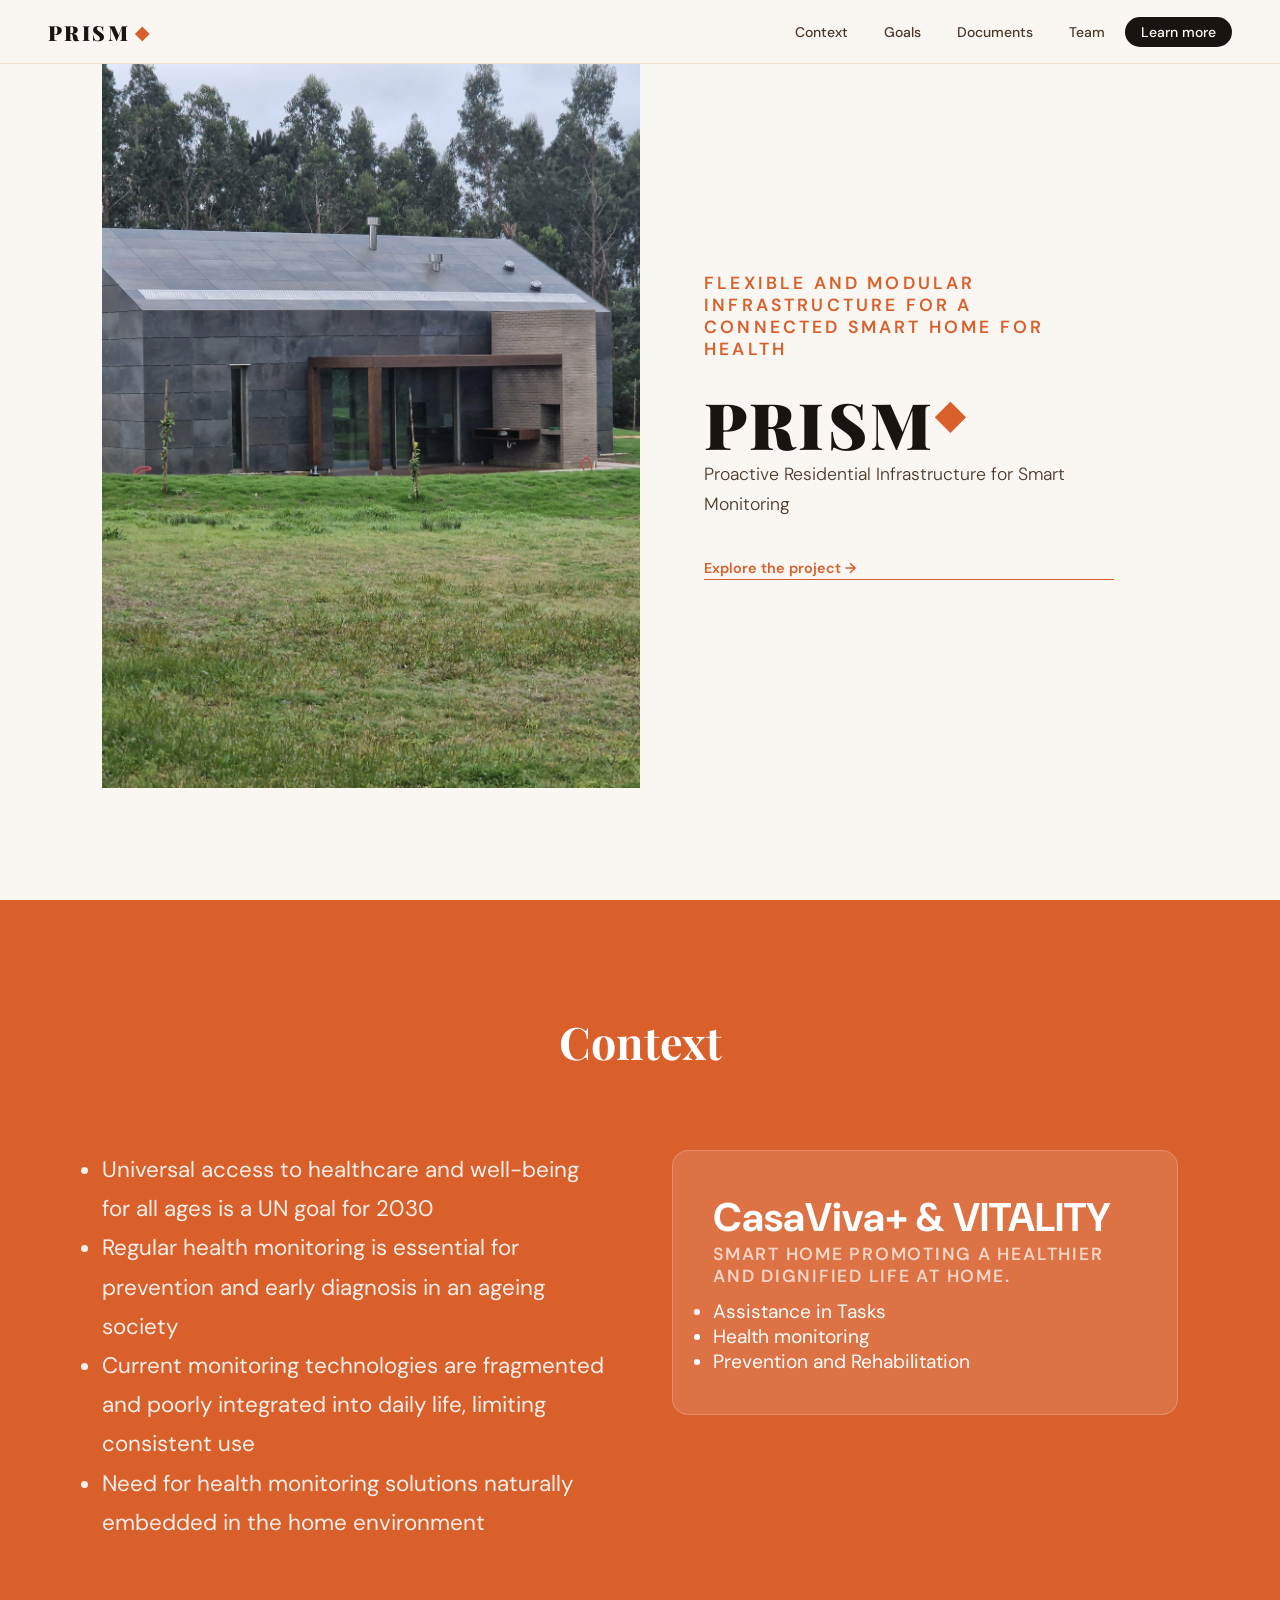
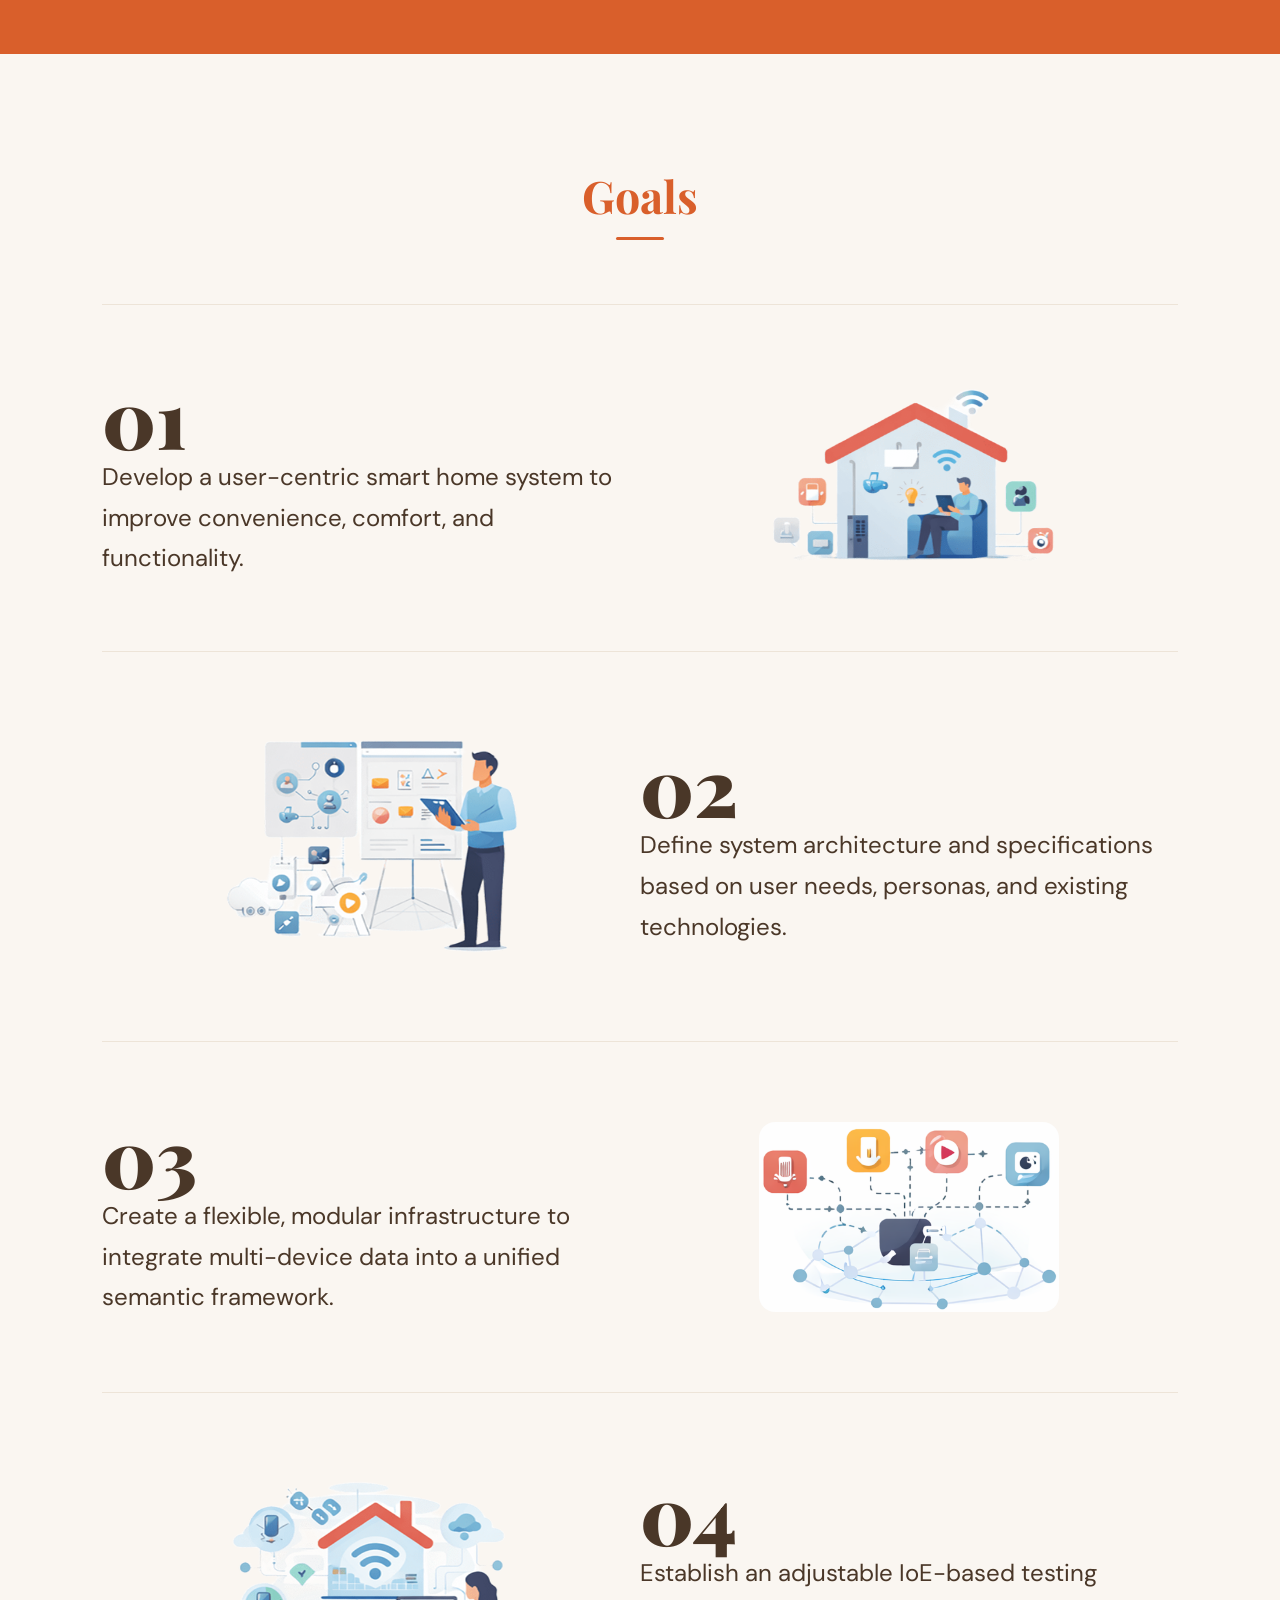
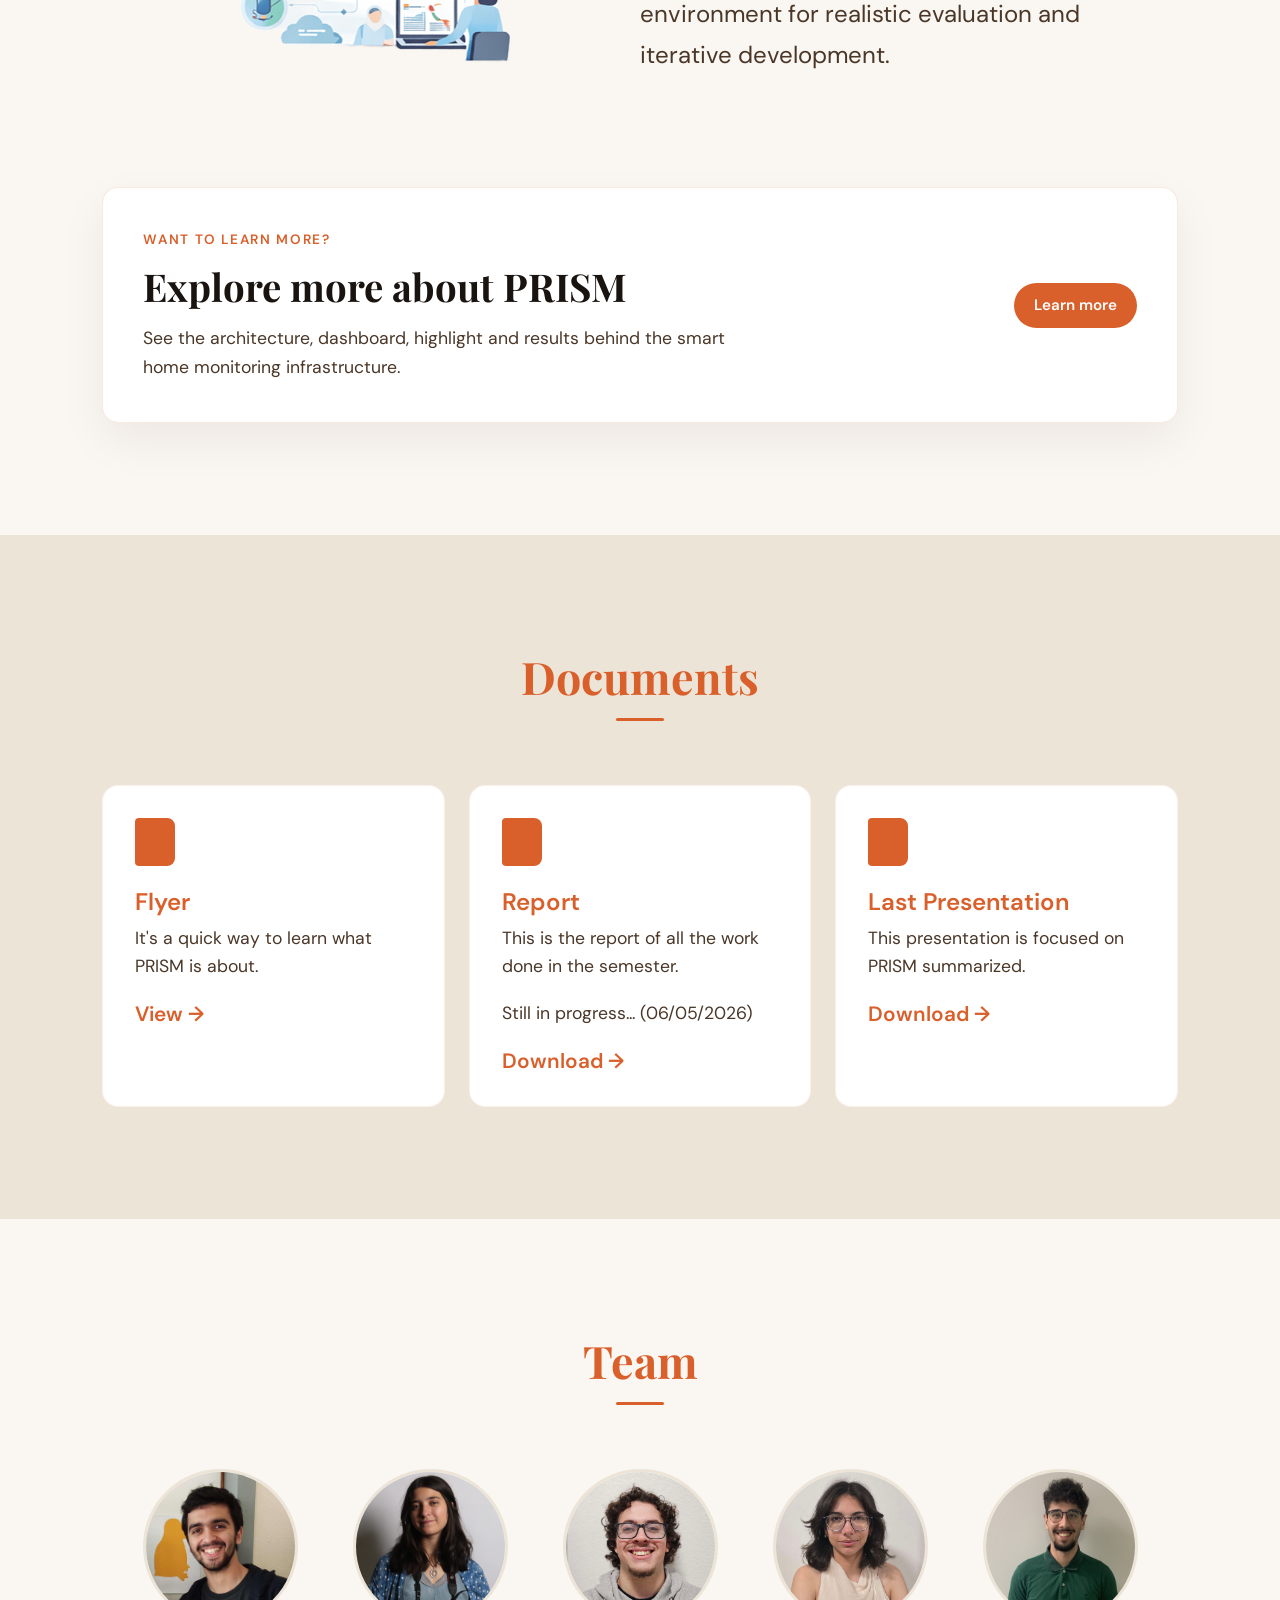
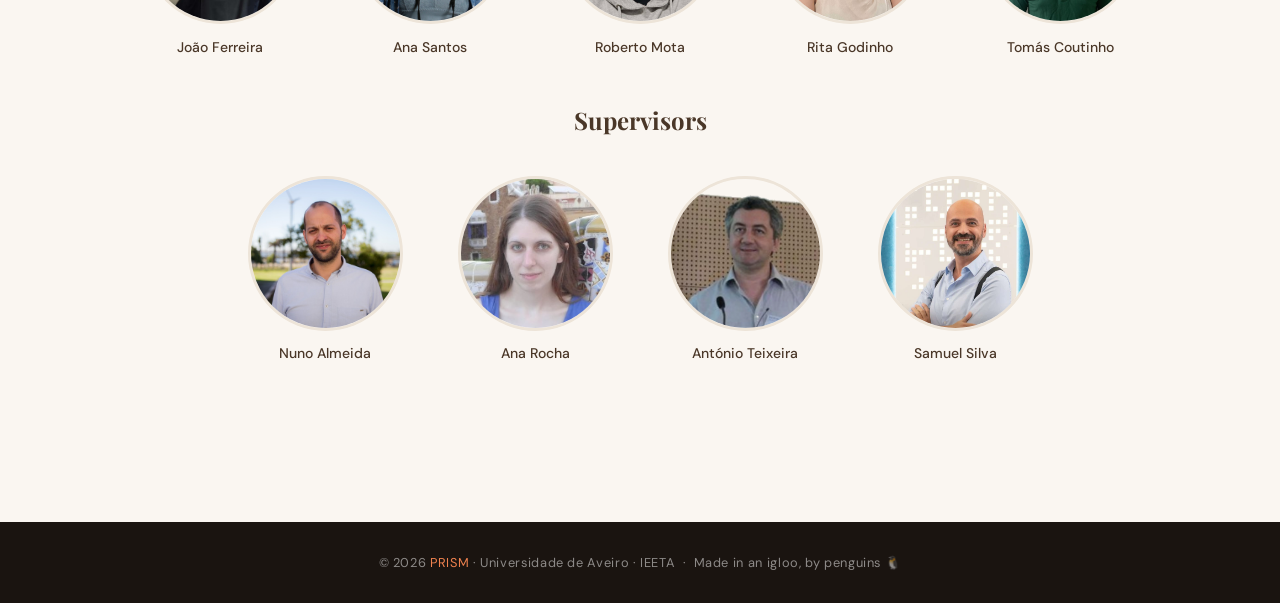
<file: index.html>
<!DOCTYPE html>
<html lang="en">
<head>
  <meta charset="UTF-8" />
  <meta name="viewport" content="width=device-width, initial-scale=1.0" />
  <title>PRISM – Proactive Residential Infrastructure for Smart Monitoring</title>
  <link href="https://fonts.googleapis.com/css2?family=Playfair+Display:wght@400;700;900&family=DM+Sans:wght@300;400;500;600&display=swap" rel="stylesheet" />
  <link rel="stylesheet" href="style.css" />
</head>
<body>

<!-- NAV -->
<nav>
  <a href="#hero" class="nav-logo">PRISM <span>◆</span></a>
  <button class="nav-toggle" type="button" aria-label="Abrir menu" aria-expanded="false">
    <span></span>
    <span></span>
    <span></span>
  </button>
  <ul class="nav-links">
    <li><a href="#context">Context</a></li>
    <li><a href="#goals">Goals</a></li>
    <li><a href="#documents">Documents</a></li>
    <li><a href="#team">Team</a></li>
    <li><a href="projeto.html" class="nav-cta">Learn more</a></li>
  </ul>
</nav>

<!-- HERO -->
<section id="hero">
  <div class="hero-image">
    <img src="/public/images/casa.jpg" alt="Smart home" />
  </div>
  <div class="hero-content">
    <p class="hero-subtitle-small">Flexible and Modular Infrastructure for a Connected Smart Home for Health</p>
    <h1 class="hero-title">PRISM<span class="hero-diamond">◆</span></h1>
    <p class="hero-description">Proactive Residential Infrastructure for Smart Monitoring</p>
    <a href="#context" class="hero-cta">Explore the project →</a>
  </div>
</section>

<!-- CONTEXT -->
<section id="context">
  <h2 class="section-title">Context</h2>
  <div class="context-grid reveal">
    <div class="context-main">
      <ul>
        <li>Universal access to healthcare and well-being for all ages is a UN goal for 2030</li>
        <li>Regular health monitoring is essential for prevention and early diagnosis in an ageing society</li>
        <li>Current monitoring technologies are fragmented and poorly integrated into daily life, limiting consistent use</li>
        <li>Need for health monitoring solutions naturally embedded in the home environment</li>
      </ul>
    </div>
    <div class="context-side">
      <p class="casa-viva" >CasaViva+ & VITALITY</p>
      <p class="objectives-label">Smart home promoting a healthier and dignified life at home.</p>
      <ul>
        <li>Assistance in Tasks</li>
        <li>Health monitoring</li>
        <li>Prevention and Rehabilitation</li>
      </ul>
    </div>
  </div>
</section>

<!-- GOALS -->
<section id="goals">
  <h2 class="section-title">Goals</h2>
  <div class="goals-list">

    <div class="goal-item">
      <div class="goal-text">
        <div class="goal-number">01</div>
        <p>Develop a user-centric smart home system to improve convenience, comfort, and functionality.</p>
      </div>
      <div class="goal-visual">
        <img src="/public/images/goals/goal1.png" alt="Smart home system" />
      </div>
    </div>

    <div class="goal-item reverse">
      <div class="goal-text">
        <div class="goal-number">02</div>
        <p>Define system architecture and specifications based on user needs, personas, and existing technologies.</p>
      </div>
      <div class="goal-visual">
        <img src="/public/images/goals/goal2.png" alt="System architecture" />
      </div>
    </div>

    <div class="goal-item">
      <div class="goal-text">
        <div class="goal-number">03</div>
        <p>Create a flexible, modular infrastructure to integrate multi-device data into a unified semantic framework.</p>
      </div>
      <div class="goal-visual">
        <img src="/public/images/goals/goal3.png" alt="IoT devices" />
      </div>
    </div>

    <div class="goal-item reverse">
      <div class="goal-text">
        <div class="goal-number">04</div>
        <p>Establish an adjustable IoE-based testing environment for realistic evaluation and iterative development.</p>
      </div>
      <div class="goal-visual">
        <img src="/public/images/goals/goal4.png" alt="Testing environment" />
      </div>
    </div>

    <div class="goals-more reveal">
      <div>
        <span class="goals-more-label">Want to learn more?</span>
        <h3>Explore more about PRISM </h3>
        <p>See the architecture, dashboard, highlight and results behind the smart home monitoring infrastructure.</p>
      </div>
      <a href="projeto.html" class="goals-more-link">Learn more</a>
    </div>

  </div>
</section>

<!-- DOCUMENTS -->
<section id="documents">
  <h2 class="section-title">Documents</h2>
  <div class="docs-grid reveal">

    <div class="doc-card">
      <div class="doc-icon"></div>
      <h3>Flyer</h3>
      <p>It's a quick way to learn what PRISM is about.</p>
      <a href="https://www.calameo.com/read/007105660454596d47a48" class="doc-download">View →</a>
    </div>

    <div class="doc-card">
      <div class="doc-icon"></div>
      <h3>Report</h3>
      <p>This is the report of all the work done in the semester.</p>
      <p>Still in progress... (06/05/2026)</p>
      <a href="public/doc/Report.pdf" class="doc-download">Download →</a>
    </div>

    <div class="doc-card">
      <div class="doc-icon"></div>
      <h3>Last Presentation</h3>
      <p>This presentation is focused on PRISM summarized.</p>
      <a href="public/doc/Final.pdf" class="doc-download" download>Download →</a>
    </div>
  </div>
</section>

<!-- TEAM -->
<section id="team">
  <h2 class="section-title">Team</h2>
  <div class="team-grid reveal" id="team-members"></div>
  <p class="team-group-title">Supervisors</p>
  <div class="team-grid reveal" id="supervisors"></div>
</section>

<!-- FOOTER -->
<footer>
  © 2026 <span>PRISM</span> · Universidade de Aveiro · IEETA &nbsp;·&nbsp; Made in an igloo, by penguins 🐧
</footer>

<script src="script.js"></script>
</body>
</html>
</file>
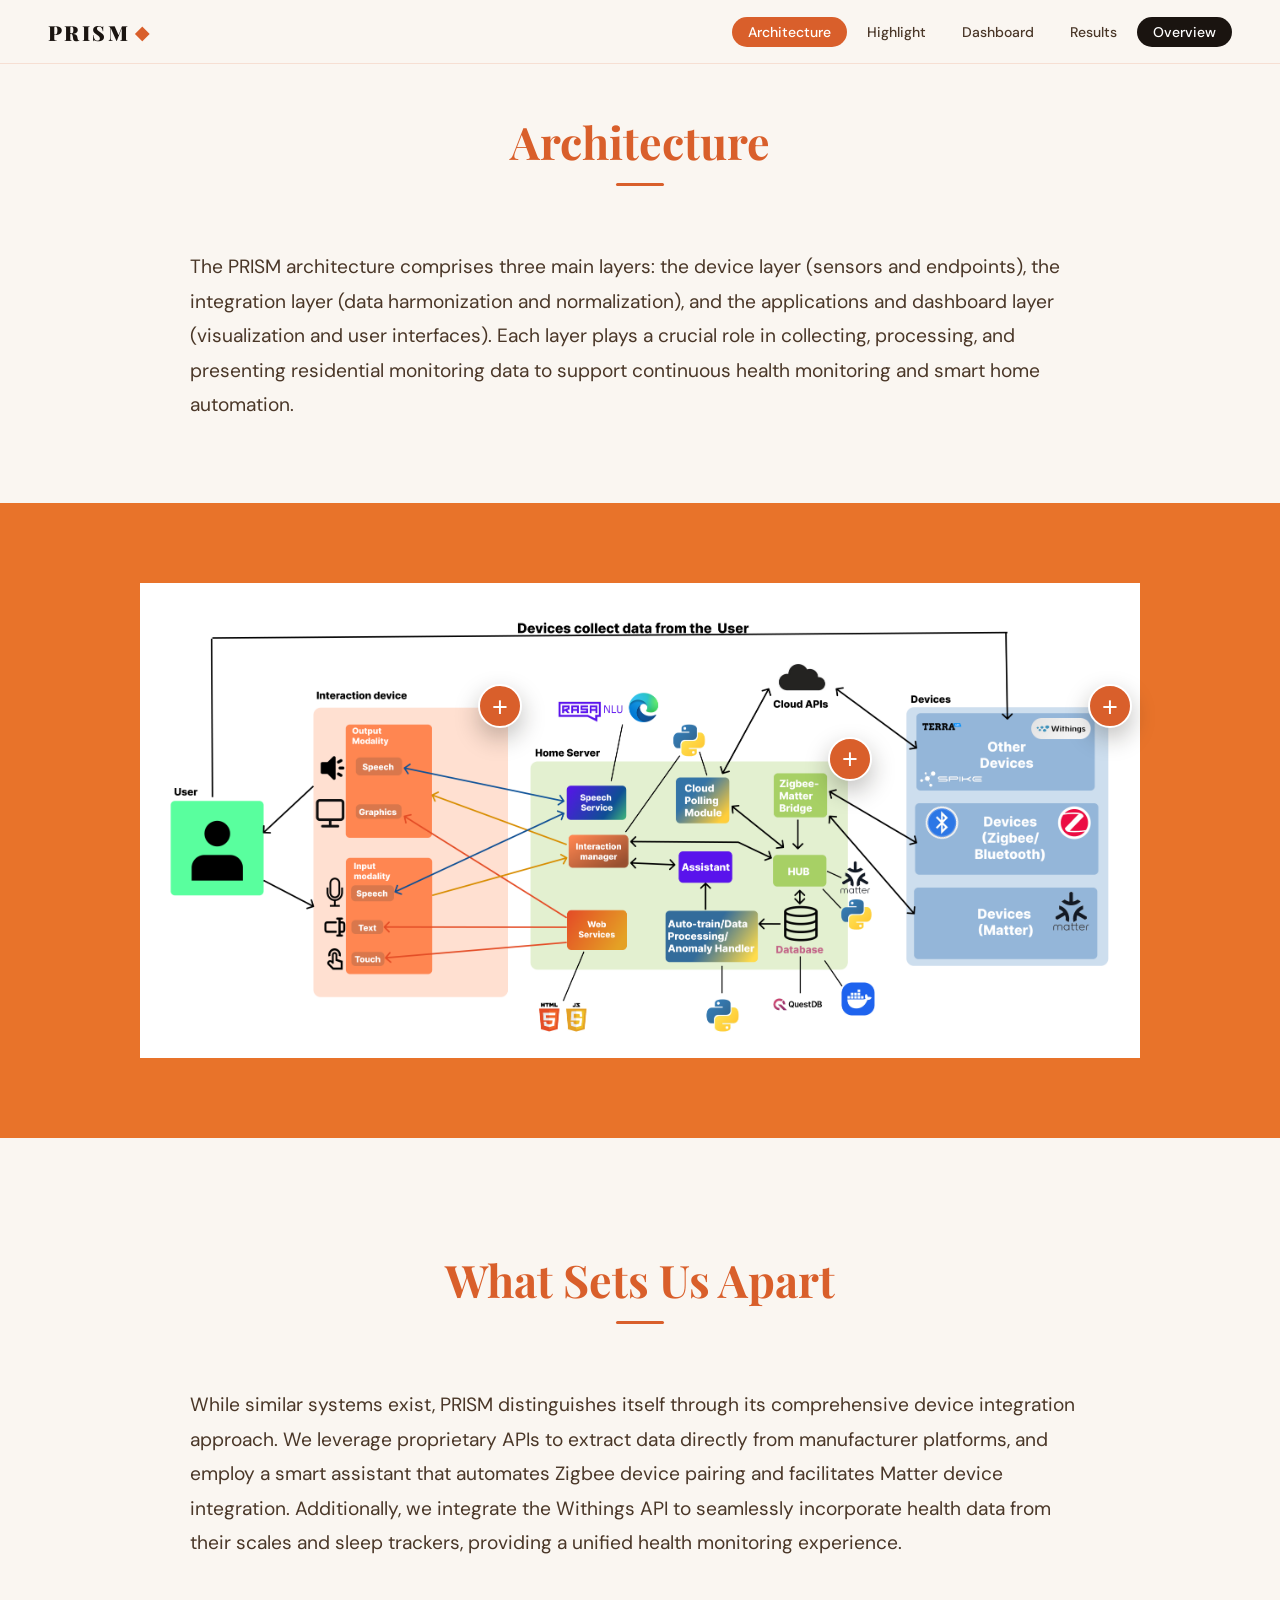
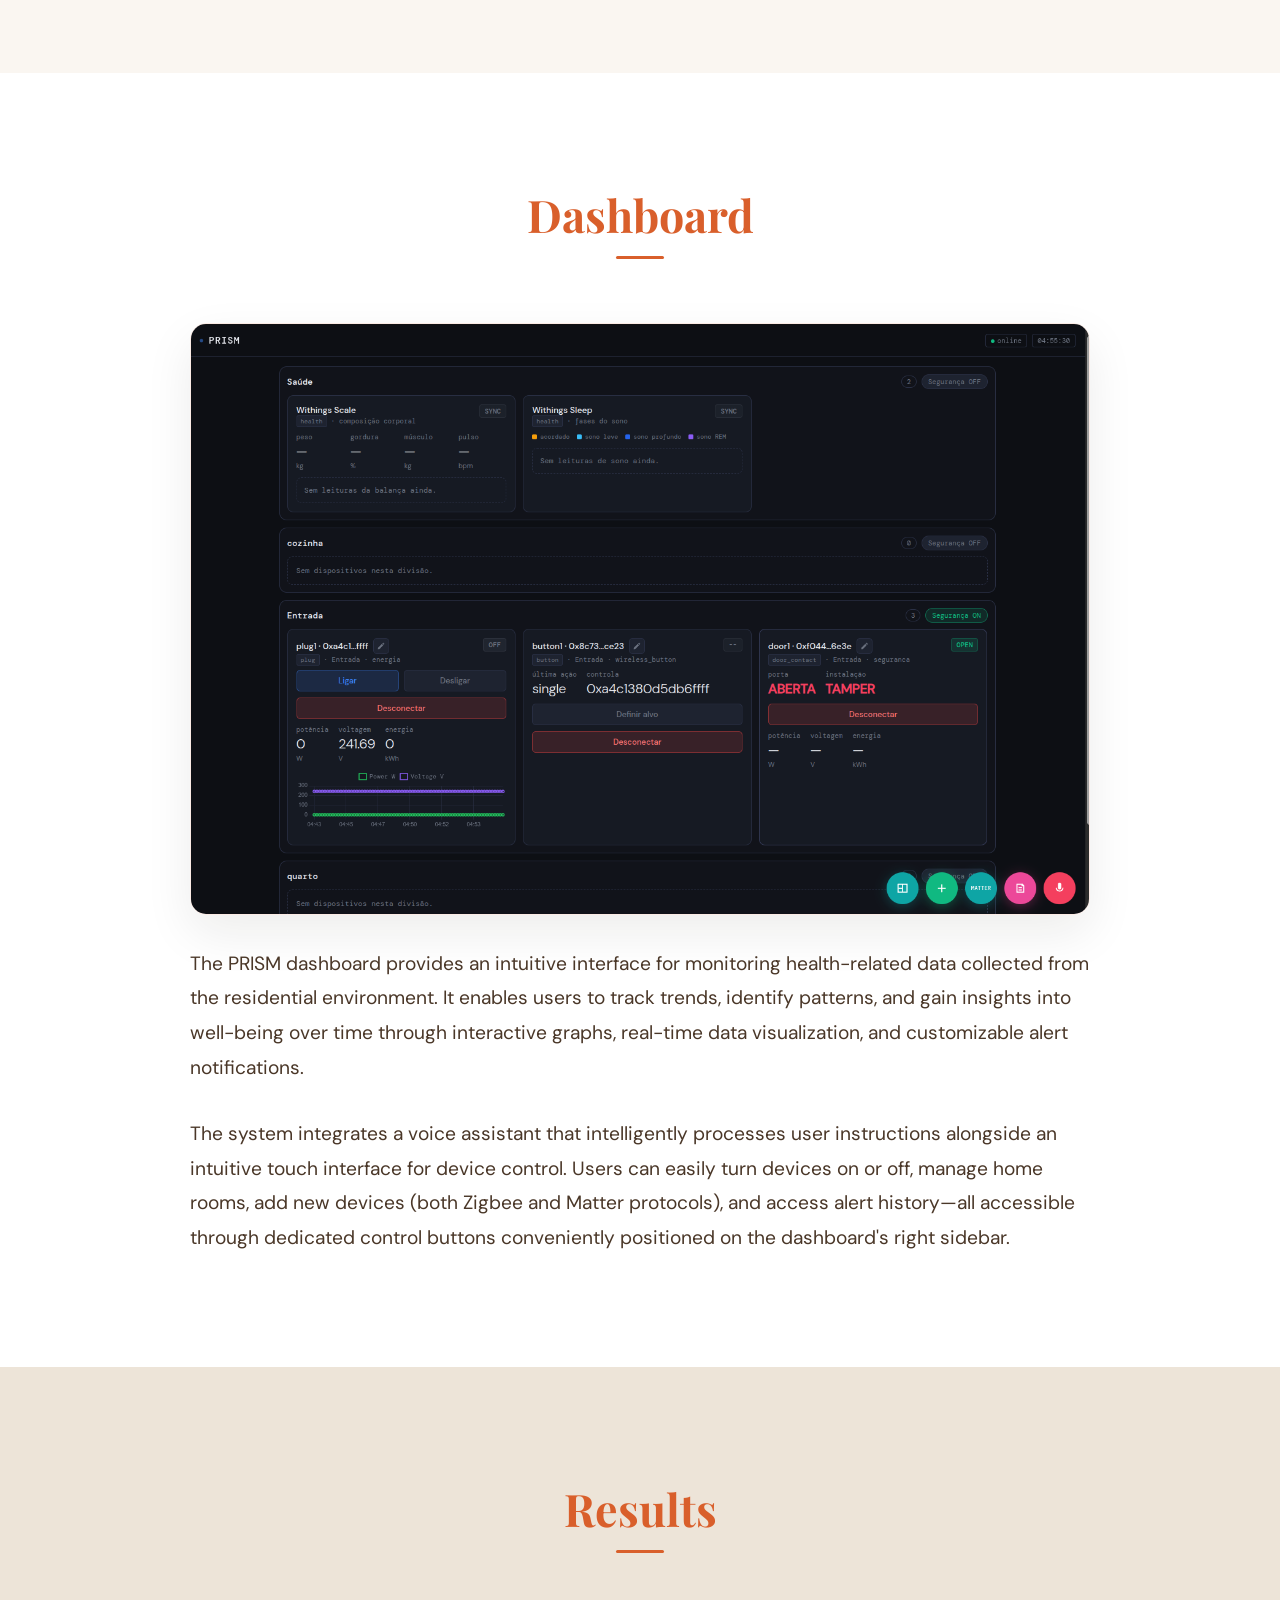
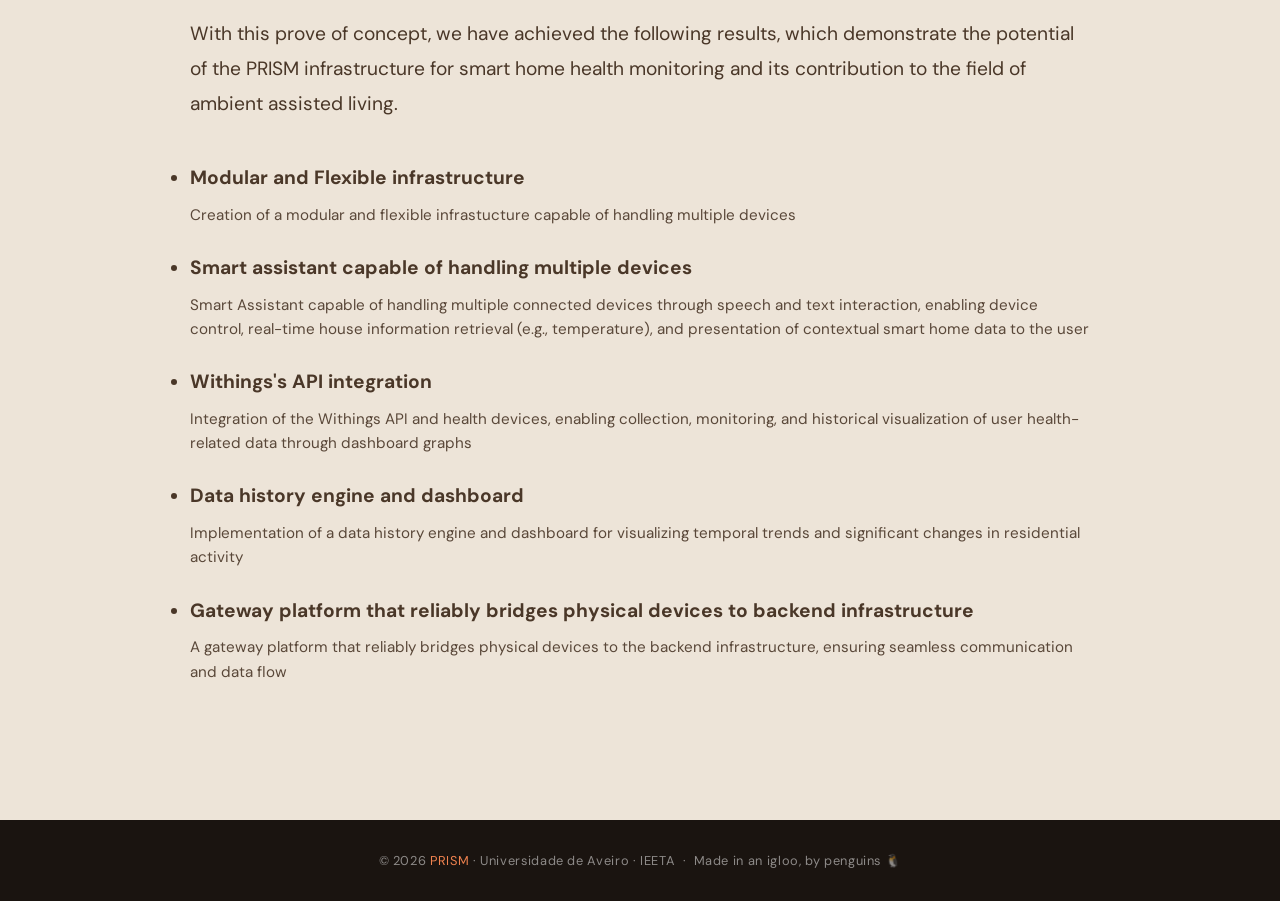
<file: projeto.html>
<!DOCTYPE html>
<html lang="pt">
<head>
  <meta charset="UTF-8" />
  <meta name="viewport" content="width=device-width, initial-scale=1.0" />
  <title>PRISM - Projeto</title>
  <link href="https://fonts.googleapis.com/css2?family=Playfair+Display:wght@400;700;900&family=DM+Sans:wght@300;400;500;600&display=swap" rel="stylesheet" />
  <link rel="stylesheet" href="style.css" />
</head>
<body>

<!-- NAV -->
<nav>
  <a href="index.html" class="nav-logo">PRISM <span>◆</span></a>
  <button class="nav-toggle" type="button" aria-label="Abrir menu" aria-expanded="false">
    <span></span>
    <span></span>
    <span></span>
  </button>
  <ul class="nav-links">
    <li><a href="#arquitetura">Architecture</a></li>
    <li><a href="#highlight">Highlight</a></li>
    <li><a href="#dashboard">Dashboard</a></li>
    <li><a href="#resultados">Results</a></li>
    <li><a href="index.html" class="nav-cta">Overview</a></li>
  </ul>
</nav>

<!-- ARQUITETURA -->
<section id="arquitetura">
  <h2 class="section-title">Architecture</h2>
  <p class="project-copy reveal">
    The PRISM architecture comprises three main layers: the device layer (sensors and endpoints), the integration layer (data harmonization and normalization), and the applications and dashboard layer (visualization and user interfaces). Each layer plays a crucial role in collecting, processing, and presenting residential monitoring data to support continuous health monitoring and smart home automation.
  </p>

  <div class="architecture-visual">
    <div class="architecture-frame reveal">
      <img src="public/images/architecture/architecture.png" alt="Arquitetura do sistema PRISM" />
      <button class="architecture-hotspot" style="top: 26%; left: 97%;" type="button" data-modal-title="Devices" data-modal-text="The device layer contains residential sensors and endpoints that communicate with the system through multiple protocols: Zigbee, Matter, and proprietary APIs for seamless data collection across diverse smart home devices.">+</button>
      <button class="architecture-hotspot" style="top: 37%; left: 71%;" type="button" data-modal-title="Home Server" data-modal-text="The integration layer receives data from multiple sources, harmonizes data formats, and transforms dispersed events into a coherent and reusable representation that the PRISM system can process and analyze.">+</button>
      <button class="architecture-hotspot" style="top: 26%; left: 36%;" type="button" data-modal-title="Interaction Device" data-modal-text="Applications and dashboards present health indicators and alerts clearly, supporting research teams, caregivers, and healthcare professionals in interpreting residential patterns and trends over time.">+</button>
    </div>
  </div>
</section>

<!-- HIGHLIGHT -->

<section id="highlight">
  <h2 class="section-title">What Sets Us Apart</h2>
  <p class="project-copy reveal">
    While similar systems exist, PRISM distinguishes itself through its comprehensive device integration approach. We leverage proprietary APIs to extract data directly from manufacturer platforms, and employ a smart assistant that automates Zigbee device pairing and facilitates Matter device integration. Additionally, we integrate the Withings API to seamlessly incorporate health data from their scales and sleep trackers, providing a unified health monitoring experience.
  </p>
</section>

<!-- DASHBOARD -->
<section id="dashboard">
  <h2 class="section-title">Dashboard</h2>
  <img class="dashboard-image reveal" src="public/images/dashboard/dashboard.png" alt="Dashboard PRISM" />
  <p class="project-copy reveal">
    The PRISM dashboard provides an intuitive interface for monitoring health-related data collected from the residential environment. It enables users to track trends, identify patterns, and gain insights into well-being over time through interactive graphs, real-time data visualization, and customizable alert notifications.
  </p>
  <div class="paragraph-spacer"></div>
  <p class="project-copy reveal">
    The system integrates a voice assistant that intelligently processes user instructions alongside an intuitive touch interface for device control. Users can easily turn devices on or off, manage home rooms, add new devices (both Zigbee and Matter protocols), and access alert history—all accessible through dedicated control buttons conveniently positioned on the dashboard's right sidebar.
  </p>
</section>

<!-- Easter Egg: isto é uma flag (CTF) -->

<!-- RESULTADOS -->
<section id="resultados">
  <h2 class="section-title">Results</h2>
  <p class="project-copy reveal">
    With this prove of concept, we have achieved the following results, which demonstrate the potential of the PRISM infrastructure for smart home health monitoring and its contribution to the field of ambient assisted living.
  </p>
  <ul class="results-list reveal">
    <li>
      <b>Modular and Flexible infrastructure</b>
      <p class="result-description">Creation of a modular and flexible infrastucture capable of handling multiple devices</p>
    </li>
    <li>
      <b>Smart assistant capable of handling multiple devices</b>
      <p class="result-description">Smart Assistant capable of handling multiple connected devices through speech and text interaction, enabling device control, real-time house information retrieval (e.g., temperature), and presentation of contextual smart home data to the user</p>
    </li>
    <li>
      <b>Withings's API integration</b>
      <p class="result-description">Integration of the Withings API and health devices, enabling collection, monitoring, and historical visualization of user health-related data through dashboard graphs</p>
    </li>
    <li>
      <b>Data history engine and dashboard</b>
      <p class="result-description">Implementation of a data history engine and dashboard for visualizing temporal trends and significant changes in residential activity</p>
    </li>
    <li>
      <b>Gateway platform that reliably bridges physical devices to backend infrastructure</b>
      <p class="result-description">A gateway platform that reliably bridges physical devices to the backend infrastructure, ensuring seamless communication and data flow</p>
    </li>
  </ul>
</section>

<!-- FOOTER -->
<footer>
  © 2026 <span>PRISM</span> · Universidade de Aveiro · IEETA &nbsp;·&nbsp; Made in an igloo, by penguins 🐧
</footer>

<div class="modal-overlay" id="architecture-modal" aria-hidden="true">
  <div class="modal-box" role="dialog" aria-modal="true" aria-labelledby="modal-title">
    <button class="modal-close" type="button" aria-label="Fechar modal">×</button>
    <h3 id="modal-title"></h3>
    <p id="modal-text"></p>
  </div>
</div>

<script src="script.js"></script>
<script>
  const modal = document.getElementById('architecture-modal');
  const modalTitle = document.getElementById('modal-title');
  const modalText = document.getElementById('modal-text');
  const closeModalButton = modal.querySelector('.modal-close');

  function openArchitectureModal(title, text) {
    modalTitle.textContent = title;
    modalText.textContent = text;
    modal.classList.add('is-open');
    modal.setAttribute('aria-hidden', 'false');
  }

  function closeArchitectureModal() {
    modal.classList.remove('is-open');
    modal.setAttribute('aria-hidden', 'true');
  }

  document.querySelectorAll('.architecture-hotspot').forEach(button => {
    button.addEventListener('click', () => {
      openArchitectureModal(button.dataset.modalTitle, button.dataset.modalText);
    });
  });

  closeModalButton.addEventListener('click', closeArchitectureModal);

  modal.addEventListener('click', event => {
    if (event.target === modal) {
      closeArchitectureModal();
    }
  });

  document.addEventListener('keydown', event => {
    if (event.key === 'Escape' && modal.classList.contains('is-open')) {
      closeArchitectureModal();
    }
  });
</script>
</body>
</html>
</file>
<file: style.css>
*, *::before, *::after { box-sizing: border-box; margin: 0; padding: 0; }

:root {
  --orange: #D95F2B;
  --orange-light: #F0824F;
  --orange-dark: #B04820;
  --cream: #FAF6F1;
  --dark: #1A1410;
  --mid: #4A3728;
  --soft: #EDE4D8;
  --white: #FFFFFF;
}

html { scroll-behavior: smooth; }

img { max-width: 100%; }

body {
  font-family: 'DM Sans', sans-serif;
  background: var(--cream);
  color: var(--dark);
  overflow-x: hidden;
}

/* NAV */
nav {
  position: fixed;
  top: 0; left: 0; right: 0;
  z-index: 100;
  display: flex;
  align-items: center;
  justify-content: space-between;
  padding: 0 3rem;
  height: 64px;
  background: rgba(250,246,241,0.92);
  backdrop-filter: blur(12px);
  border-bottom: 1px solid rgba(217,95,43,0.15);
}

.nav-logo {
  font-family: 'Playfair Display', serif;
  font-weight: 900;
  font-size: 1.3rem;
  letter-spacing: 0.12em;
  color: var(--dark);
  text-decoration: none;
  display: flex;
  align-items: center;
  gap: 0.3rem;
}

.nav-logo span { color: var(--orange); font-size: 1.1rem; }

.nav-links {
  display: flex;
  gap: 0.25rem;
  list-style: none;
}

.nav-links a {
  text-decoration: none;
  font-size: 0.875rem;
  font-weight: 500;
  color: var(--mid);
  padding: 0.4rem 1rem;
  border-radius: 2rem;
  transition: background 0.2s, color 0.2s;
}

.nav-links a:hover,
.nav-links a.active {
  background: var(--orange);
  color: var(--white);
}

.nav-links a.nav-cta {
  background: var(--dark);
  color: var(--white);
}

.nav-links a.nav-cta:hover,
.nav-links a.nav-cta.active {
  background: var(--orange);
  color: var(--white);
}

.nav-toggle {
  display: none;
  width: 42px;
  height: 42px;
  border: 0;
  border-radius: 50%;
  background: var(--dark);
  cursor: pointer;
  align-items: center;
  justify-content: center;
  flex-direction: column;
  gap: 5px;
}

.nav-toggle span {
  display: block;
  width: 18px;
  height: 2px;
  background: var(--white);
  border-radius: 2px;
  transition: transform 0.2s, opacity 0.2s;
}

nav.menu-open .nav-toggle span:nth-child(1) {
  transform: translateY(7px) rotate(45deg);
}

nav.menu-open .nav-toggle span:nth-child(2) {
  opacity: 0;
}

nav.menu-open .nav-toggle span:nth-child(3) {
  transform: translateY(-7px) rotate(-45deg);
}

/* HERO */
#hero {
  min-height: 100vh;
  display: grid;
  grid-template-columns: 1fr 1fr;
  padding-top: 64px;
}

.hero-image {
  position: relative;
  overflow: hidden;
}

.hero-image img {
  width: 100%;
  height: 100%;
  object-fit: cover;
  filter: saturate(0.85);
}


.hero-content {
  display: flex;
  flex-direction: column;
  justify-content: center;
  padding: 5rem 4rem;
  background: var(--cream);
}

.hero-title {
  font-family: 'Playfair Display', serif;
  font-size: clamp(3rem, 5vw, 5rem);
  font-weight: 900;
  line-height: 1;
  letter-spacing: 0.05em;
  color: var(--dark);
  margin-bottom: 0.25rem;
}

.hero-diamond {
  color: var(--orange);
  font-size: 0.6em;
  vertical-align: super;
}

.hero-subtitle-small {
  font-size: 1.1rem;
  letter-spacing: 0.18em;
  text-transform: uppercase;
  color: var(--orange);
  font-weight: 600;
  margin-bottom: 2rem;
}

.hero-description {
  font-size: 1.1rem;
  font-weight: 300;
  line-height: 1.70;
  color: var(--mid);
  max-width: 500px;
  margin-bottom: 2.5rem;
}

.hero-cta {
  display: inline-flex;
  align-items: center;
  gap: 0.5rem;
  font-size: 0.9rem;
  font-weight: 600;
  color: var(--orange);
  text-decoration: none;
  border-bottom: 1.5px solid var(--orange);
  padding-bottom: 2px;
  transition: gap 0.2s;
}

.hero-cta:hover { gap: 1rem; }

/* SECTION BASE */
section {
  padding: 7rem 8vw;
}

.section-title {
  font-family: 'Playfair Display', serif;
  font-size: clamp(2rem, 3.5vw, 3rem);
  font-weight: 700;
  text-align: center;
  color: var(--orange);
  margin-bottom: 4rem;
  position: relative;
}

.section-title::after {
  content: '';
  display: block;
  width: 48px;
  height: 3px;
  background: var(--orange);
  margin: 0.75rem auto 0;
  border-radius: 2px;
}

/* CONTEXT */
#context {
  background: var(--orange);
  color: var(--white);
}

#context .section-title { color: var(--white); }

.context-grid {
  display: grid;
  grid-template-columns: 1fr 1fr;
  gap: 4rem;
  align-items: start;
}

.casa-viva {
  font-size: 2.5rem !important;
  font-weight: 700;
}

.objectives-label {
  font-size: 1.1rem !important;
  font-weight: 600 !important;
  color: rgba(255,255,255,0.7) !important;
  text-transform: uppercase;
  letter-spacing: 0.1em;
  margin-bottom: 0.75rem !important;
}

.context-main {
  font-size: 1.4rem;
  line-height: 1.75;
  color: rgba(255,255,255,0.9);
}

.context-side {
  background: rgba(255,255,255,0.12);
  border-radius: 1rem;
  padding: 2.5rem;
  border: 1px solid rgba(255,255,255,0.2);
  font-size: 1.2rem;

}

/* GOALS */
#goals { background: var(--cream); }

.goal-item {
  display: grid;
  grid-template-columns: 1fr 1fr;
  align-items: center;
  border-top: 1px solid var(--soft);
  padding: 3rem 0;
}


.goal-item.reverse .goal-text { order: 2; }

.goal-number {
  font-family: 'Playfair Display', serif;
  font-size: 5rem;
  font-weight: 900;
  color: var(--mid);
  line-height: 1;
}

.goal-text {
  font-size: 1.5rem;
  line-height: 1.7;
  color: var(--mid);
}

.goal-visual {
  display: flex;
  align-items: center;
  justify-content: center;
  padding: 2rem;
}

.goal-visual img {
  width: 100%;
  max-width: 300px;
  border-radius: 1rem;
  transition: filter 0.3s, transform 0.3s;
}

.goals-more {
  display: flex;
  align-items: center;
  justify-content: space-between;
  gap: 2rem;
  margin-top: 2rem;
  padding: 2.5rem;
  background: var(--white);
  border: 1px solid rgba(217,95,43,0.14);
  border-radius: 1rem;
  box-shadow: 0 18px 48px rgba(26,20,16,0.06);
}

.goals-more-label {
  display: inline-block;
  margin-bottom: 0.75rem;
  color: var(--orange);
  font-size: 0.85rem;
  font-weight: 600;
  letter-spacing: 0.12em;
  text-transform: uppercase;
}

.goals-more h3 {
  font-family: 'Playfair Display', serif;
  font-size: clamp(1.8rem, 3vw, 2.5rem);
  color: var(--dark);
  margin-bottom: 0.75rem;
}

.goals-more p {
  max-width: 620px;
  color: var(--mid);
  font-size: 1.1rem;
  line-height: 1.65;
}

.goals-more-link {
  flex: 0 0 auto;
  display: inline-flex;
  align-items: center;
  gap: 0.4rem;
  padding: 0.8rem 1.25rem;
  border-radius: 2rem;
  background: var(--orange);
  color: var(--white);
  font-size: 0.95rem;
  font-weight: 600;
  text-decoration: none;
  transition: gap 0.2s, background 0.2s;
}

.goals-more-link:hover {
  gap: 0.8rem;
  background: var(--orange-dark);
}

@media (max-width: 760px) {
  .goals-more {
    align-items: flex-start;
    flex-direction: column;
  }

  .team-grid > div {
    width: 120px;
  }

  .avatar-wrap {
    width: 100px;
    height: 100px;
  }

  .team-grid {
    gap: 1.5rem;
  }
}

/* DOCUMENTS */
#documents { background: var(--soft); }

.docs-grid {
  display: grid;
  grid-template-columns: repeat(3, 1fr);
  gap: 1.5rem;
}

.doc-card {
  background: var(--white);
  border-radius: 1rem;
  padding: 2rem;
  border: 1px solid rgba(217,95,43,0.1);
  transition: transform 0.25s, box-shadow 0.25s;
}

.doc-card:hover {
  transform: translateY(-4px);
  box-shadow: 0 16px 40px rgba(217,95,43,0.12);
}

.doc-icon {
  width: 40px;
  height: 48px;
  background: var(--orange);
  border-radius: 4px 8px 8px 4px;
  margin-bottom: 1.25rem;
  position: relative;
}

.doc-card h3 {
  font-size: 1.5rem;
  font-weight: 600;
  color: var(--orange);
  margin-bottom: 0.5rem;
}

.doc-card p {
  font-size: 1.1rem;
  color: var(--mid);
  line-height: 1.55;
  margin-bottom: 1.25rem;
}

.doc-download {
  display: inline-flex;
  align-items: center;
  gap: 0.35rem;
  font-size: 1.3rem;
  font-weight: 600;
  color: var(--orange);
  text-decoration: none;
  transition: gap 0.2s;
}

.doc-download:hover { gap: 0.65rem; }

/* TEAM */
#team { background: var(--cream); }

.team-group-title {
  font-family: 'Playfair Display', serif;
  font-size: 1.5rem;
  font-weight: 700;
  text-align: center;
  color: var(--mid);
  margin-bottom: 2.5rem;
}

.team-grid {
  display: flex;
  flex-wrap: wrap;
  justify-content: center;
  gap: 2.5rem;
  margin-bottom: 3rem;
}

.team-grid > div {
  display: flex;
  flex-direction: column;
  align-items: center;
  gap: 0.85rem;
  width: 170px;
}

.avatar-wrap {
  position: relative;
  width: 155px;
  height: 155px;
}

.avatar-wrap img {
  width: 100%;
  height: 100%;
  border-radius: 50%;
  object-fit: cover;
  border: 3px solid var(--soft);
  transition: border-color 0.2s, transform 0.2s;
  display: block;
}

.avatar-overlay {
  position: absolute;
  inset: 0;
  border-radius: 50%;
  background: rgba(217,95,43,0.88);
  display: flex;
  align-items: center;
  justify-content: center;
  gap: 0.6rem;
  opacity: 0;
  transition: opacity .5s;
}

.avatar-wrap:hover .avatar-overlay { opacity: 1; }
.avatar-wrap:hover img { transform: scale(1.05); border-color: var(--orange); }

.social-link {
  display: flex;
  align-items: center;
  justify-content: center;
  width: 32px;
  height: 32px;
  background: rgba(255,255,255,0.2);
  border-radius: 50%;
  border: 1.5px solid rgba(255,255,255,0.6);
  color: white;
  text-decoration: none;
  transition: background 0.2s, transform 0.2s;
}

.social-link:hover {
  background: rgba(255,255,255,0.35);
  transform: scale(1.15);
}

.social-link svg {
  width: 15px;
  height: 15px;
  fill: white;
}

.social-icon-image {
  width: 16px;
  height: 16px;
  object-fit: contain;
}

.member-name {
  font-size: 0.875rem;
  font-weight: 500;
  color: var(--mid);
  text-align: center;
  width: 100%;
}

/* PROJECT PAGE */
.project-copy {
  max-width: 900px;
  margin: 0 auto;
  font-size: 1.2rem;
  line-height: 1.8;
  color: var(--mid);
  text-align: left;
}

#arquitetura,
#highlight,
#visao-geral {
  background: var(--cream);
}

.architecture-visual {
  margin: 5rem -8vw -7rem;
  padding: 5rem 8vw;
  background: #E8732A;
}

.architecture-frame {
  position: relative;
  max-width: 1000px;
  margin: 0 auto;
}

.architecture-frame img,
.dashboard-image {
  display: block;
  width: 100%;
}

.architecture-hotspot {
  position: absolute;
  width: 44px;
  height: 44px;
  border: 2px solid var(--white);
  border-radius: 50%;
  background: var(--orange);
  color: var(--white);
  font-size: 1.7rem;
  line-height: 1;
  cursor: pointer;
  transform: translate(-50%, -50%);
  box-shadow: 0 10px 24px rgba(26,20,16,0.28);
  transition: transform 0.2s, background 0.2s;
}

.architecture-hotspot:hover {
  background: var(--orange-dark);
  transform: translate(-50%, -50%) scale(1.08);
}

#dashboard {
  background: var(--white);
}

.dashboard-image {
  max-width: 900px;
  margin: 0 auto 2rem;
  border-radius: 1rem;
  border: 1px solid rgba(217,95,43,0.12);
  box-shadow: 0 18px 48px rgba(26,20,16,0.08);
}

#resultados {
  background: var(--soft);
}

.results-list {
  max-width: 900px;
  margin: 2.5rem auto 0;
  font-size: 1.2rem;
  line-height: 1.75;
  color: var(--mid);
}

.results-list li {
  margin-bottom: 0.85rem;
}

.result-description {
  font-size: 0.95rem;
  color: var(--mid);
  margin-top: 0.5rem;
  margin-bottom: 1.5rem;
  line-height: 1.6;
  opacity: 0.9;
}

.paragraph-spacer {
  height: 2rem;
}

.modal-overlay {
  position: fixed;
  inset: 0;
  z-index: 200;
  display: none;
  align-items: center;
  justify-content: center;
  padding: 2rem;
  background: rgba(26,20,16,0.62);
}

.modal-overlay.is-open {
  display: flex;
}

.modal-box {
  position: relative;
  width: min(540px, 100%);
  background: var(--white);
  border-radius: 1rem;
  padding: 2.5rem;
  box-shadow: 0 24px 60px rgba(26,20,16,0.28);
}

.modal-box h3 {
  font-family: 'Playfair Display', serif;
  font-size: 2rem;
  color: var(--orange);
  margin-bottom: 1rem;
}

.modal-box p {
  font-size: 1.05rem;
  line-height: 1.75;
  color: var(--mid);
}

.modal-close {
  position: absolute;
  top: 1rem;
  right: 1rem;
  width: 36px;
  height: 36px;
  border: 0;
  border-radius: 50%;
  background: var(--soft);
  color: var(--dark);
  font-size: 1.5rem;
  line-height: 1;
  cursor: pointer;
}

@media (max-width: 900px) {
  nav {
    padding: 0 1.25rem;
  }

  .nav-toggle {
    display: flex;
  }

  .nav-links {
    position: fixed;
    top: 64px;
    left: 0;
    right: 0;
    display: flex;
    flex-direction: column;
    gap: 0.4rem;
    max-height: 0;
    overflow: hidden;
    padding: 0 1.25rem;
    background: rgba(250,246,241,0.98);
    border-bottom: 1px solid rgba(217,95,43,0.15);
    box-shadow: 0 16px 30px rgba(26,20,16,0.08);
    transition: max-height 0.25s ease, padding 0.25s ease;
  }

  nav.menu-open .nav-links {
    max-height: 320px;
    padding: 0.9rem 1.25rem 1.1rem;
  }

  .nav-links a {
    display: block;
    text-align: center;
    padding: 0.75rem 1rem;
  }

  #hero {
    min-height: auto;
    grid-template-columns: 1fr;
  }

  .hero-image {
    min-height: 44vh;
  }

  .hero-content {
    padding: 3.5rem 7vw 4rem;
  }

  .hero-subtitle-small {
    font-size: clamp(0.85rem, 3vw, 1rem);
    letter-spacing: 0.14em;
  }

  section {
    padding: 5rem 7vw;
  }

  .section-title {
    margin-bottom: 2.5rem;
  }

  .context-grid,
  .goal-item {
    grid-template-columns: 1fr;
    gap: 2rem;
  }

  .context-main,
  .goal-text,
  .project-copy,
  .results-list {
    font-size: clamp(1rem, 4vw, 1.2rem);
  }

  .context-side {
    padding: 1.75rem;
    font-size: 1rem;
  }

  .casa-viva {
    font-size: clamp(1.8rem, 8vw, 2.5rem) !important;
  }

  .goal-item {
    padding: 2.5rem 0;
  }

  .goal-item.reverse .goal-text {
    order: 0;
  }

  .goal-number {
    font-size: clamp(3.5rem, 18vw, 5rem);
  }

  .goal-visual {
    padding: 0;
  }

  .docs-grid {
    grid-template-columns: repeat(auto-fit, minmax(min(100%, 220px), 1fr));
  }

  .architecture-visual {
    margin: 4rem -7vw -5rem;
    padding: 3rem 7vw;
  }
}

@media (max-width: 560px) {
  nav {
    height: 58px;
    padding: 0 1rem;
  }

  .nav-logo {
    font-size: 1.05rem;
  }

  .nav-links {
    top: 58px;
  }

  #hero {
    padding-top: 58px;
  }

  .hero-image {
    min-height: 34vh;
  }

  .hero-content {
    padding: 2.75rem 1.25rem 3.25rem;
  }

  .hero-title {
    font-size: clamp(2.6rem, 16vw, 3.4rem);
  }

  .hero-description {
    font-size: 1rem;
    margin-bottom: 2rem;
  }

  section {
    padding: 4rem 1.25rem;
  }

  .section-title {
    font-size: clamp(1.8rem, 10vw, 2.4rem);
  }

  .context-grid {
    gap: 1.5rem;
  }

  .context-main ul,
  .context-side ul,
  .results-list {
    padding-left: 1.2rem;
  }

  .context-side,
  .doc-card,
  .goals-more,
  .modal-box {
    padding: 1.35rem;
  }

  .goals-more {
    align-items: stretch;
  }

  .goals-more-link {
    justify-content: center;
    width: 100%;
  }

  .doc-download {
    font-size: 1.05rem;
  }

  .team-grid {
    gap: 1.25rem;
  }

  .team-grid > div {
    width: calc(50% - 0.75rem);
    min-width: 112px;
  }

  .avatar-wrap {
    width: min(120px, 36vw);
    height: min(120px, 36vw);
  }

  .architecture-visual {
    margin: 3rem -1.25rem -4rem;
    padding: 2.5rem 1.25rem;
  }

  .architecture-hotspot {
    width: 34px;
    height: 34px;
    font-size: 1.25rem;
  }

  .modal-overlay {
    padding: 1rem;
  }

  .modal-box h3 {
    font-size: 1.6rem;
  }

}

/* FOOTER */
footer {
  background: var(--dark);
  color: rgba(255,255,255,0.5);
  text-align: center;
  padding: 2rem 2rem;
  font-size: 0.8rem;
  letter-spacing: 0.05em;
}

footer span { color: var(--orange-light); }

/* SCROLL ANIMATIONS */
.reveal {
  opacity: 0;
  transform: translateY(28px);
  transition: opacity 0.6s ease, transform 0.6s ease;
}

.reveal.visible {
  opacity: 1;
  transform: none;
}

@media (max-width: 560px) {
  footer {
    padding: 1.5rem 1rem;
  }
}
</file>
